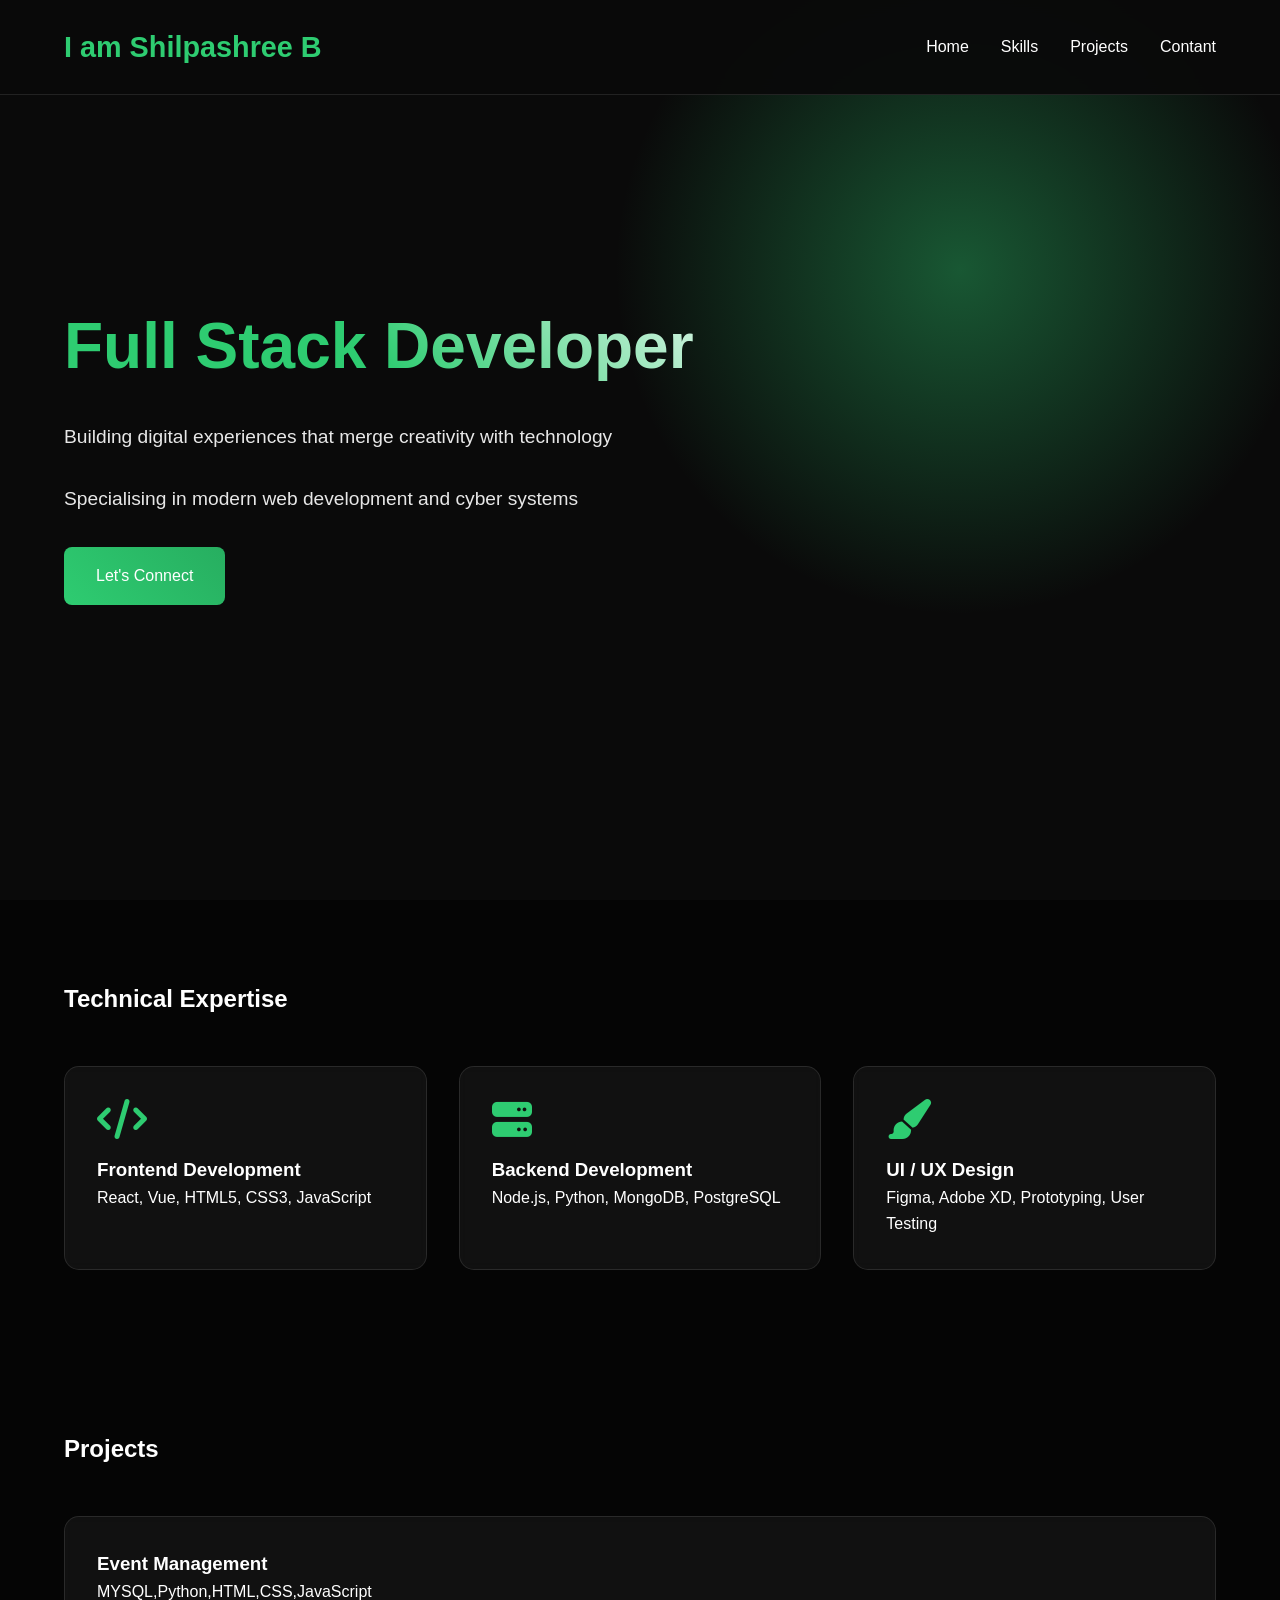
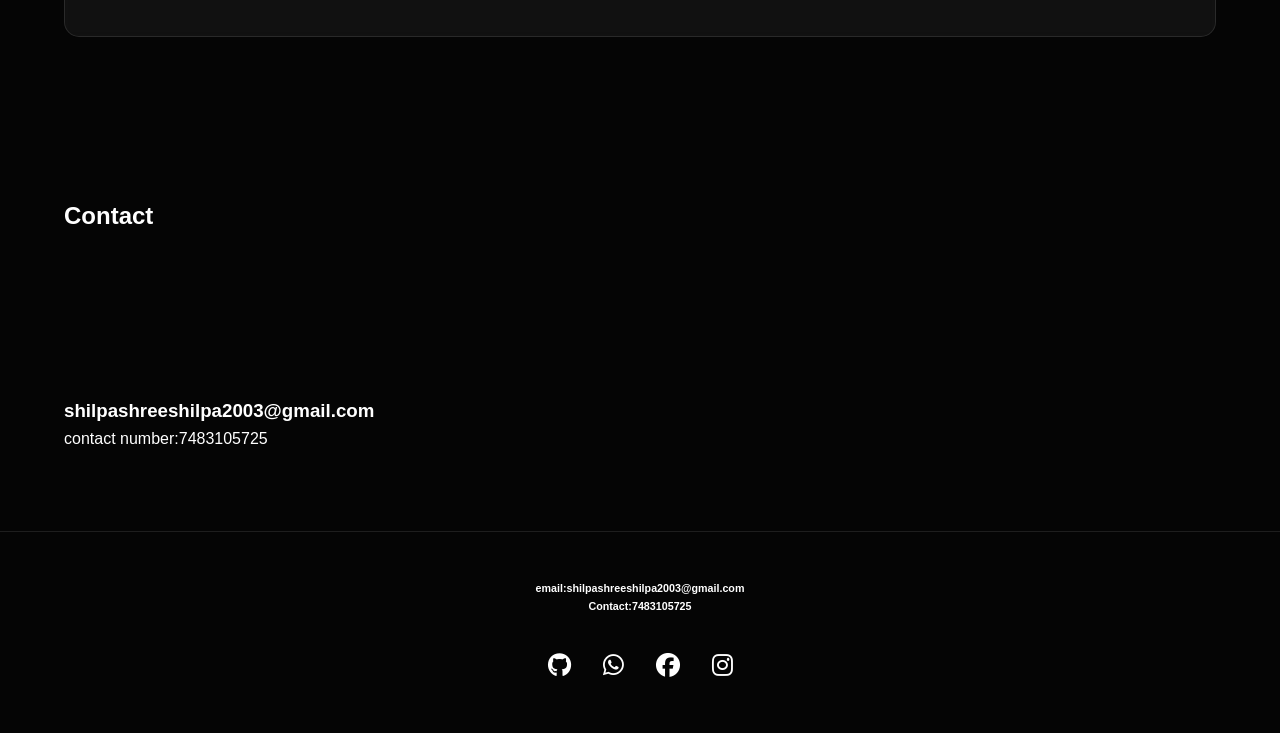
<file: index.html>
<!DOCTYPE html>
<html lang="en">
<head>
    <meta charset="UTF-8">
    <meta name="viewport" content="width=device-width, initial-scale=1.0">
    <title>Profile</title>

    <!-- Font Awesome -->
    <link rel="stylesheet"
          href="https://cdnjs.cloudflare.com/ajax/libs/font-awesome/6.5.1/css/all.min.css"
          integrity="sha512-DTOQO9RWCH3ppGqcWaEA1BIZOC6xxalwEsw9cY1Pqj5pX1LzYj0p5hG1W4l5p5lFQ9Xy1E4y5Y9JY1w=="
          crossorigin="anonymous"
          referrerpolicy="no-referrer">

    <!-- CSS -->
    <link rel="stylesheet" href="styles.css">
</head>

<body>

<!-- Navigation -->
<nav class="navbar">
    <a href="#home" class="logo">I am Shilpashree B</a>
    <ul class="nav-links">
        <li><a href="#home">Home</a></li>
        <li><a href="#skills">Skills</a></li>
        <li><a href="#project">Projects</a></li>
        <li><a href="#Contact">Contant</a></li>
    </ul>
</nav>

<!-- Hero Section -->
<section id="home" class="hero">
    <div class="hero-content">
        <h1>Full Stack Developer</h1>
        <p>Building digital experiences that merge creativity with technology</p>
        <p class="highlight">Specialising in modern web development and cyber systems</p>
        <a href="#Contact" class="cta-button">Let's Connect</a>
    </div>

    
</section>

<!-- Skills Section -->
<section id="skills" class="skills">
    <h2>Technical Expertise</h2>

    <div class="skills-grid">
        <div class="skill-card">
            <i class="fa-solid fa-code"></i>
            <h3>Frontend Development</h3>
            <p>React, Vue, HTML5, CSS3, JavaScript</p>
        </div>

        <div class="skill-card">
            <i class="fa-solid fa-server"></i>
            <h3>Backend Development</h3>
            <p>Node.js, Python, MongoDB, PostgreSQL</p>
        </div>

        <div class="skill-card">
            <i class="fa-solid fa-paintbrush"></i>
            <h3>UI / UX Design</h3>
            <p>Figma, Adobe XD, Prototyping, User Testing</p>
        </div>
    </div>
</section>

<!--project section-->
<section id="project" class="projects">
    <h2>Projects</h2>
    <div class="projects-grid">
        <div class="projects-card">
            <h3>Event Management</h3>
            <p>MYSQL,Python,HTML,CSS,JavaScript</p>
        </div>
    </div>
    
</section>
<!--contact-->
<section id="Contact" class="Contact">
    <h2>Contact</h2>
    <div class="Contact"></div>
    <div class="Contact-card">
            <h3>shilpashreeshilpa2003@gmail.com</h3>
            <p>contact number:7483105725</p>
        </div>

</section>


<!-- Footer -->
<footer>
    <p><h6>email:shilpashreeshilpa2003@gmail.com <br>
        Contact:7483105725</h6>
    

    <div class="social-links">
        <a href="#"><i class="fa-brands fa-github"></i></a>
        <a href="#"><i class="fa-brands fa-whatsapp"></i></a>
        <a href="#"><i class="fa-brands fa-facebook"></i></a>
        <a href="#"><i class="fa-brands fa-instagram"></i></a>
    </div></p>
</footer>

<!-- JavaScript -->
<script src="script.js"></script>

</body>
</html>
</file>
<file: styles.css>
* {
    margin: 0;
    padding: 0;
    box-sizing: border-box;
    font-family: 'Segoe UI', sans-serif;
}

:root {
    --dark-bg: #0a0a0a;
    --darker-bg: #050505;
    --accent: #2ecc71;
    --accent-glow: rgba(46, 204, 113, 0.4);
    --text: #ffffff;
}

body {
    background-color: var(--dark-bg);
    color: var(--text);
    line-height: 1.6;
    overflow-x: hidden;
}

/* Navigation */
.navbar {
    position: fixed;
    top: 0;
    width: 100%;
    padding: 1.5rem 5%;
    display: flex;
    justify-content: space-between;
    align-items: center;
    background-color: rgba(10, 10, 10, 0.95);
    backdrop-filter: blur(10px);
    z-index: 1000;
    border-bottom: 1px solid rgba(255, 255, 255, 0.1);
}

.logo {
    font-size: 1.8rem;
    font-weight: 700;
    color: var(--accent);
    text-decoration: none;
}

.nav-links {
    display: flex;
    gap: 2rem;
    list-style: none;
}

.nav-links a {
    color: var(--text);
    text-decoration: none;
    font-weight: 500;
    position: relative;
}

.nav-links a::after {
    content: '';
    position: absolute;
    bottom: -5px;
    left: 0;
    width: 0;
    height: 2px;
    background: var(--accent);
    transition: width 0.3s ease;
}

.nav-links a:hover::after {
    width: 100%;
}

/* Hero Section */
.hero {
    min-height: 100vh;
    display: flex;
    align-items: center;
    padding: 0 5%;
    background: radial-gradient(
        circle at 75% 30%,
        var(--accent-glow) 0%,
        transparent 30%
    );
}

.hero-content {
    flex: 1;
    padding-right: 5rem;
}

.hero-image {
    flex: 1;
    text-align: center;
}

.profile-img {
    width: 400px;
    height: 400px;
    border-radius: 50%;
    object-fit: cover;
    border: 3px solid var(--accent);
    box-shadow: 0 0 50px var(--accent-glow);
    animation: float 3s ease-in-out infinite;
    filter: grayscale(0.2) contrast(1.1);
}

@keyframes float {
    0%, 100% {
        transform: translateY(0);
    }
    50% {
        transform: translateY(-20px);
    }
}

.hero h1 {
    font-size: 4rem;
    margin-bottom: 1.5rem;
    background: linear-gradient(45deg, var(--accent) 30%, #ffffff 70%);
    -webkit-background-clip: text;
    -webkit-text-fill-color: transparent;
}

.hero p {
    font-size: 1.2rem;
    margin-bottom: 2rem;
    opacity: 0.9;
    max-width: 600px;
}

.cta-button {
    display: inline-block;
    padding: 1rem 2rem;
    background: linear-gradient(45deg, var(--accent), #27ae60);
    color: white;
    border-radius: 8px;
    text-decoration: none;
    transition: transform 0.3s ease;
}

.cta-button:hover {
    transform: translateY(-3px);
}

/* Skills Section */
.skills {
    padding: 5rem 5%;
    background: var(--darker-bg);
}

.skills-grid {
    display: grid;
    grid-template-columns: repeat(auto-fit, minmax(250px, 1fr));
    gap: 2rem;
    margin-top: 3rem;
}

.skill-card {
    padding: 2rem;
    border-radius: 15px;
    background: rgba(255, 255, 255, 0.05);
    border: 1px solid rgba(255, 255, 255, 0.1);
    backdrop-filter: blur(5px);
    transition: all 0.3s ease;
}

.skill-card:hover {
    transform: translateY(-10px);
    border-color: var(--accent);
    box-shadow: 0 10px 30px var(--accent-glow);
}

.skill-card i {
    font-size: 2.5rem;
    color: var(--accent);
    margin-bottom: 1rem;
}





.projects {
    padding: 5rem 5%;
    background: var(--darker-bg);
}

.projects-grid {
    display: grid;
    grid-template-columns: repeat(auto-fit, minmax(250px, 1fr));
    gap: 2rem;
    margin-top: 3rem;
}

.projects-card {
    padding: 2rem;
    border-radius: 15px;
    background: rgba(255, 255, 255, 0.05);
    border: 1px solid rgba(255, 255, 255, 0.1);
    backdrop-filter: blur(5px);
    transition: all 0.3s ease;
}

.projects-card:hover {
    transform: translateY(-10px);
    border-color: var(--accent);
    box-shadow: 0 10px 30px var(--accent-glow);
}

.projects-card i {
    font-size: 2.5rem;
    color: var(--accent);
    margin-bottom: 1rem;
}



.Contact {
    padding: 5rem 5%;
    background: var(--darker-bg);
    }

.contact-grid {
    display: grid;
    grid-template-columns: repeat(auto-fit, minmax(250px, 1fr));
    gap: 2rem;
    margin-top: 3rem;
}

.contact-card {
    padding: 2rem;
    border-radius: 15px;
    background: rgba(255, 255, 255, 0.05);
    border: 1px solid rgba(255, 255, 255, 0.1);
    backdrop-filter: blur(5px);
    transition: all 0.3s ease;
}

.contact-card:hover {
    transform: translateY(-10px);
    border-color: var(--accent);
    box-shadow: 0 10px 30px var(--accent-glow);
}

.contact-card i {
    font-size: 2.5rem;
    color: var(--accent);
    margin-bottom: 1rem;
}

/* Footer */
footer {
    background: var(--darker-bg);
    padding: 3rem 5%;
    text-align: center;
    border-top: 1px solid rgba(255, 255, 255, 0.1);
}

.social-links {
    margin-top: 2rem;
    display: flex;
    justify-content: center;
    gap: 2rem;
}

.social-links a {
    color: var(--text);
    font-size: 1.5rem;
    transition: all 0.3s ease;
}

.social-links a:hover {
    color: var(--accent);
    transform: translateY(-3px);
}

/* Responsive */
@media (max-width: 768px) {
    .hero {
        flex-direction: column;
        text-align: center;
        padding-top: 8rem;
    }

    .hero-content {
        padding-right: 0;
        margin-bottom: 3rem;
    }

    .profile-img {
        width: 280px;
        height: 280px;
    }

    .logo {
        font-size: 1.5rem;
    }
}
</file>
